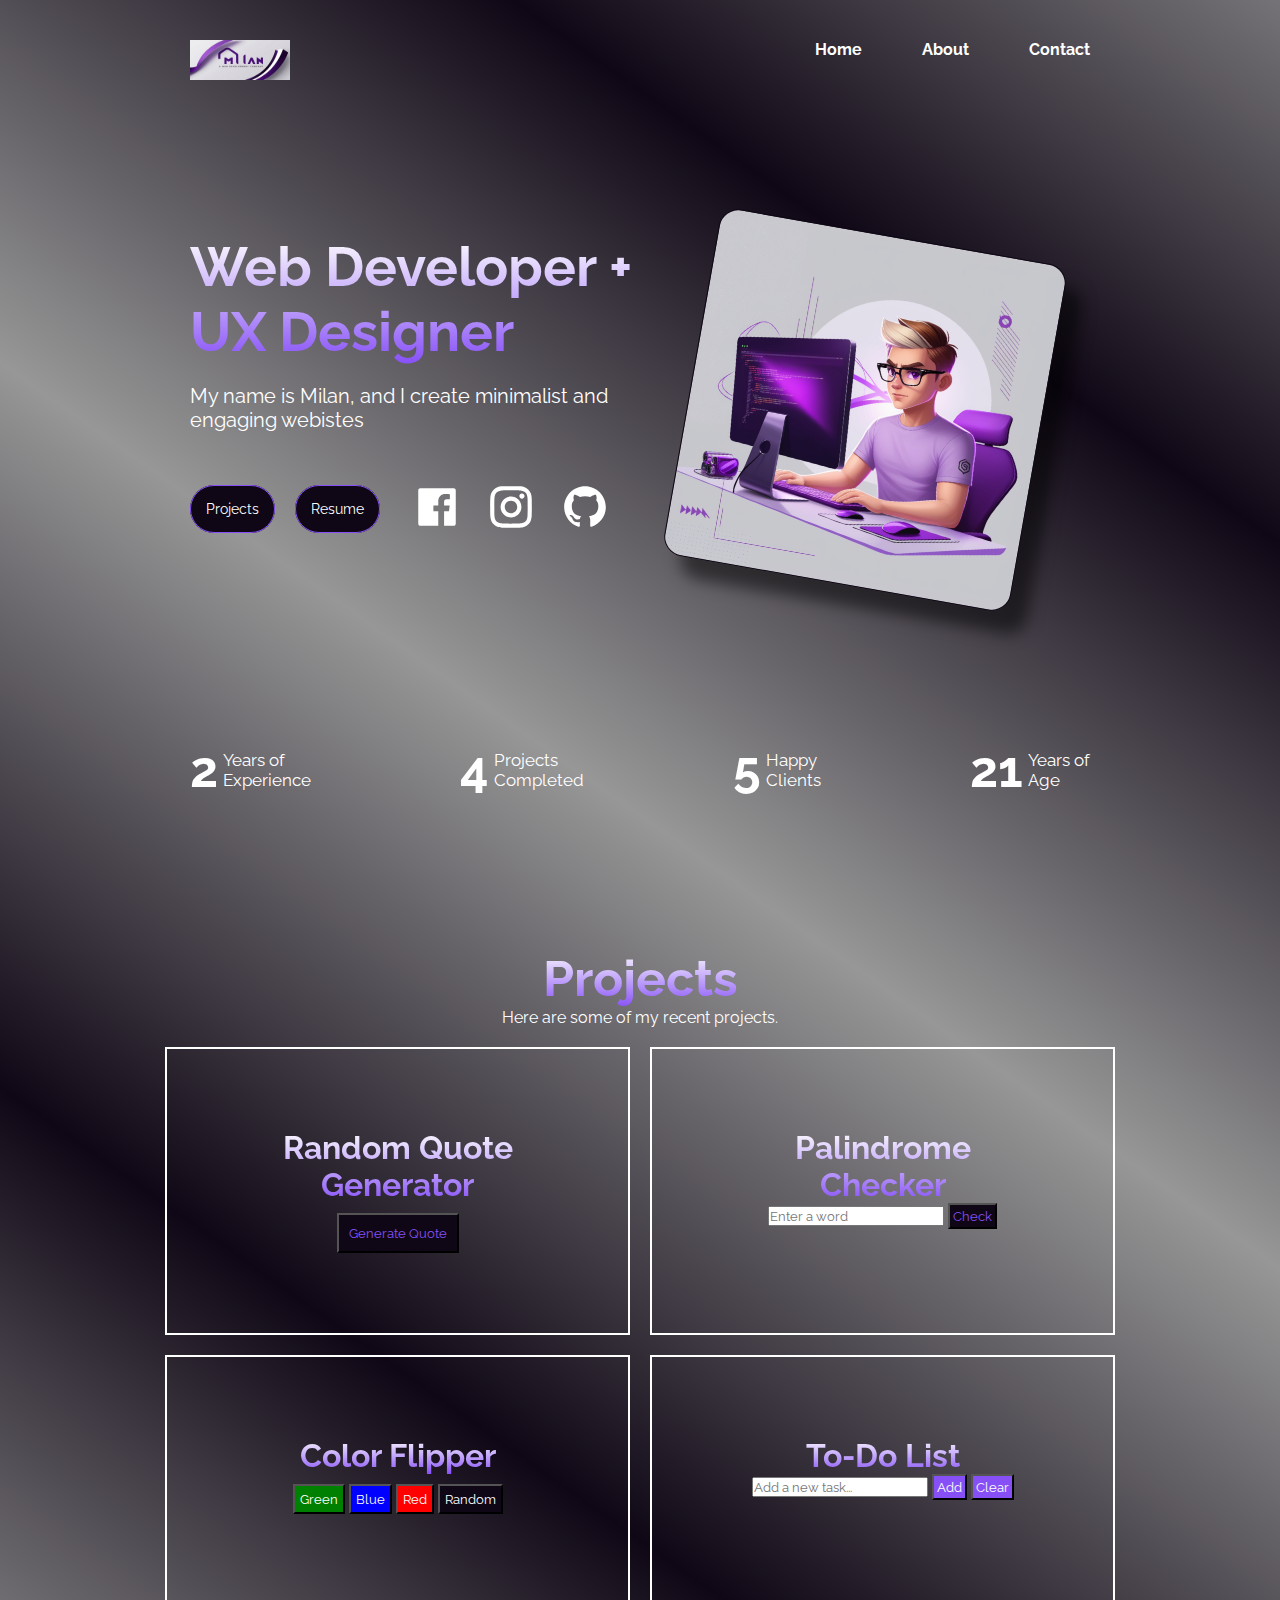
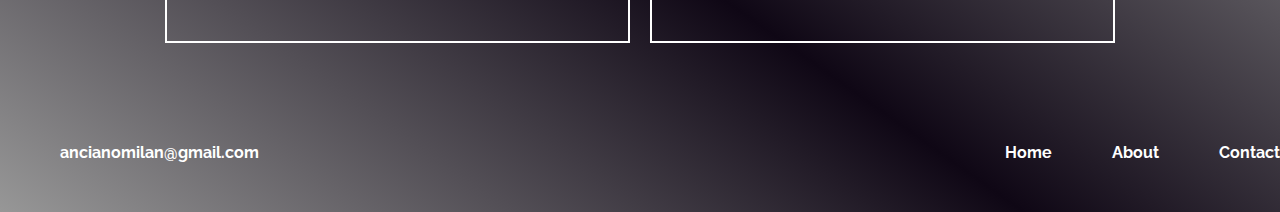
<file: index.html>
<!--https://picsum.photos/200-->

<!DOCTYPE html>
<html lang="en">
<head>
    <meta charset="UTF-8">
    <meta name="viewport" content="width=device-width, initial-scale=1.0">
    <title>Milan Anciano || Portfolio</title>
    <link rel="stylesheet" href="styles.css">
    
</head>
<body>
    <header>
        
        <div class="landingPage">
            <nav class="navbar">
                <div><a class="" href="mailto:ancianomilan@gmail.com"><img class="websiteLogo" src="images/websiteLogo.jpg" alt=""></a></div>
                <ul class="navbarMenu">
                    <li class="list"><a href="index.html" target="_self">Home</a></li>
                    <li class="list"><a href="aboutMe.html"  target="_self">About</a></li>
                    <li class="list"><a href="contactPage.html" target="_self">Contact</a></li>
                </ul>
            </nav>
            <div class="introduction">
                <div class="nameImage">
                    <div>
                        <h1 class="introduction-h1">Web Developer + UX Designer</h1>
                        <p class="introduction-P">My name is Milan, and I create minimalist and engaging webistes</p>
                        <div class="menuList">
                            <div class="menuButtons">
                                <div id="projectButton" class="links"><a href="" class="buttons">Projects</a></div>
                                <div id="resumeButton" class="links"><a href="" class="buttons">Resume</a></button></div>
                            </div>
                            <div class="socialMedia">
                                <a  href="https://www.facebook.com/milanemanuel.11" target="_blank"><svg class="socialMediaIcons" xmlns="http://www.w3.org/2000/svg" viewBox="0 0 24 24" fill="currentColor"><path d="M15.4024 21V14.0344H17.7347L18.0838 11.3265H15.4024V9.59765C15.4024 8.81364 15.62 8.27934 16.7443 8.27934L18.1783 8.27867V5.85676C17.9302 5.82382 17.0791 5.75006 16.0888 5.75006C14.0213 5.75006 12.606 7.01198 12.606 9.32952V11.3265H10.2677V14.0344H12.606V21H4C3.44772 21 3 20.5523 3 20V4C3 3.44772 3.44772 3 4 3H20C20.5523 3 21 3.44772 21 4V20C21 20.5523 20.5523 21 20 21H15.4024Z"></path></svg></a>
                                <a  href="https://www.instagram.com/_ancianomilan/" target="_blank"><svg class="socialMediaIcons" xmlns="http://www.w3.org/2000/svg" viewBox="0 0 24 24" fill="currentColor"><path d="M12.001 9C10.3436 9 9.00098 10.3431 9.00098 12C9.00098 13.6573 10.3441 15 12.001 15C13.6583 15 15.001 13.6569 15.001 12C15.001 10.3427 13.6579 9 12.001 9ZM12.001 7C14.7614 7 17.001 9.2371 17.001 12C17.001 14.7605 14.7639 17 12.001 17C9.24051 17 7.00098 14.7629 7.00098 12C7.00098 9.23953 9.23808 7 12.001 7ZM18.501 6.74915C18.501 7.43926 17.9402 7.99917 17.251 7.99917C16.5609 7.99917 16.001 7.4384 16.001 6.74915C16.001 6.0599 16.5617 5.5 17.251 5.5C17.9393 5.49913 18.501 6.0599 18.501 6.74915ZM12.001 4C9.5265 4 9.12318 4.00655 7.97227 4.0578C7.18815 4.09461 6.66253 4.20007 6.17416 4.38967C5.74016 4.55799 5.42709 4.75898 5.09352 5.09255C4.75867 5.4274 4.55804 5.73963 4.3904 6.17383C4.20036 6.66332 4.09493 7.18811 4.05878 7.97115C4.00703 9.0752 4.00098 9.46105 4.00098 12C4.00098 14.4745 4.00753 14.8778 4.05877 16.0286C4.0956 16.8124 4.2012 17.3388 4.39034 17.826C4.5591 18.2606 4.7605 18.5744 5.09246 18.9064C5.42863 19.2421 5.74179 19.4434 6.17187 19.6094C6.66619 19.8005 7.19148 19.9061 7.97212 19.9422C9.07618 19.9939 9.46203 20 12.001 20C14.4755 20 14.8788 19.9934 16.0296 19.9422C16.8117 19.9055 17.3385 19.7996 17.827 19.6106C18.2604 19.4423 18.5752 19.2402 18.9074 18.9085C19.2436 18.5718 19.4445 18.2594 19.6107 17.8283C19.8013 17.3358 19.9071 16.8098 19.9432 16.0289C19.9949 14.9248 20.001 14.5389 20.001 12C20.001 9.52552 19.9944 9.12221 19.9432 7.97137C19.9064 7.18906 19.8005 6.66149 19.6113 6.17318C19.4434 5.74038 19.2417 5.42635 18.9084 5.09255C18.573 4.75715 18.2616 4.55693 17.8271 4.38942C17.338 4.19954 16.8124 4.09396 16.0298 4.05781C14.9258 4.00605 14.5399 4 12.001 4ZM12.001 2C14.7176 2 15.0568 2.01 16.1235 2.06C17.1876 2.10917 17.9135 2.2775 18.551 2.525C19.2101 2.77917 19.7668 3.1225 20.3226 3.67833C20.8776 4.23417 21.221 4.7925 21.476 5.45C21.7226 6.08667 21.891 6.81333 21.941 7.8775C21.9885 8.94417 22.001 9.28333 22.001 12C22.001 14.7167 21.991 15.0558 21.941 16.1225C21.8918 17.1867 21.7226 17.9125 21.476 18.55C21.2218 19.2092 20.8776 19.7658 20.3226 20.3217C19.7668 20.8767 19.2076 21.22 18.551 21.475C17.9135 21.7217 17.1876 21.89 16.1235 21.94C15.0568 21.9875 14.7176 22 12.001 22C9.28431 22 8.94514 21.99 7.87848 21.94C6.81431 21.8908 6.08931 21.7217 5.45098 21.475C4.79264 21.2208 4.23514 20.8767 3.67931 20.3217C3.12348 19.7658 2.78098 19.2067 2.52598 18.55C2.27848 17.9125 2.11098 17.1867 2.06098 16.1225C2.01348 15.0558 2.00098 14.7167 2.00098 12C2.00098 9.28333 2.01098 8.94417 2.06098 7.8775C2.11014 6.8125 2.27848 6.0875 2.52598 5.45C2.78014 4.79167 3.12348 4.23417 3.67931 3.67833C4.23514 3.1225 4.79348 2.78 5.45098 2.525C6.08848 2.2775 6.81348 2.11 7.87848 2.06C8.94514 2.0125 9.28431 2 12.001 2Z"></path></svg></a>
                                <a  href="https://github.com/ancianoMilan" target="_blank"><svg class="socialMediaIcons" xmlns="http://www.w3.org/2000/svg" viewBox="0 0 24 24" fill="currentColor"><path d="M12.001 2C6.47598 2 2.00098 6.475 2.00098 12C2.00098 16.425 4.86348 20.1625 8.83848 21.4875C9.33848 21.575 9.52598 21.275 9.52598 21.0125C9.52598 20.775 9.51348 19.9875 9.51348 19.15C7.00098 19.6125 6.35098 18.5375 6.15098 17.975C6.03848 17.6875 5.55098 16.8 5.12598 16.5625C4.77598 16.375 4.27598 15.9125 5.11348 15.9C5.90098 15.8875 6.46348 16.625 6.65098 16.925C7.55098 18.4375 8.98848 18.0125 9.56348 17.75C9.65098 17.1 9.91348 16.6625 10.201 16.4125C7.97598 16.1625 5.65098 15.3 5.65098 11.475C5.65098 10.3875 6.03848 9.4875 6.67598 8.7875C6.57598 8.5375 6.22598 7.5125 6.77598 6.1375C6.77598 6.1375 7.61348 5.875 9.52598 7.1625C10.326 6.9375 11.176 6.825 12.026 6.825C12.876 6.825 13.726 6.9375 14.526 7.1625C16.4385 5.8625 17.276 6.1375 17.276 6.1375C17.826 7.5125 17.476 8.5375 17.376 8.7875C18.0135 9.4875 18.401 10.375 18.401 11.475C18.401 15.3125 16.0635 16.1625 13.8385 16.4125C14.201 16.725 14.5135 17.325 14.5135 18.2625C14.5135 19.6 14.501 20.675 14.501 21.0125C14.501 21.275 14.6885 21.5875 15.1885 21.4875C19.259 20.1133 21.9999 16.2963 22.001 12C22.001 6.475 17.526 2 12.001 2Z"></path></svg></a>
                                
                            </div>
                       </div>
                    </div>
                    <div class="myImage">
                        <img id="myImage" src="images/myImage2.jpg" alt="">
                    </div>
                </div>
            </div>
    
            <div class="funFactArea">
                <div class="yearsOfExperience">
                    <p class="years fontSize-30">2</p>   
                    <div class="yearsOfExpDiv">
                        <p class="yearsOf">Years of</p>
                        <p class="experience">Experience</p>
                    </div>
                </div>
                <div class="cupsOfCoffee ">
                    <p class="numberOfCoffee fontSize-30">4</p>
                    <div class="cupsOfCoffeeDiv">
                        <p class="cupsOf">Projects</p>
                        <p class="coffePerDay">Completed</p>
                    </div>
                </div>
                <div class="gambling ">
                    <p class="gamblingMoney fontSize-30">5</p>
                    <div class="gamblingDiv">
                        <p class="lossFrom">Happy </p>
                        <p class="gamblingEveryday">Clients</p>
                    </div>
                </div>
                <div class="age">
                    <p class="ageNum fontSize-30">21</p>
                    <div class="ageDiv">
                        <p>Years of</p>
                        <p>Age</p>
                    </div>
                </div>
            </div>
        </div>
    </header>
    
    <section class="projectSection">
        <div class="">

            <div class="projectTitle">
                <h2>Projects</h2>
                <p>Here are some of my recent projects.</p>
            </div>

            <div class="grid-container">

                <div class="project project-1 ">
                    <h1>Random Quote Generator</h1>
                    <p id="quote"></p>
                    <p id="person"></p>
                    <button id="button">Generate Quote</button> 
                </div>

                <div class="project project-2">
                    <h1 class="h1">Palindrome Checker</h1>
                    <input id="input" type="text" placeholder="Enter a word">
                    <button id="checkButton" onclick="check()">Check</button>
                </div>

                <div class="project project-3">
                    <h1>Color Flipper</h1>
                    <button id="green" class="colorFlipperBtn" onclick="setColor('green')">Green</button>
                    <button id="blue" class="colorFlipperBtn" onclick="setColor('blue')">Blue</button>
                    <button id="red" class="colorFlipperBtn" onclick="setColor('red')">Red</button>
                    <button id="random" class="colorFlipperBtn" onclick="randomColor()">Random</button>
                </div>

                <div class="project project-4 ">
                    <h1>To-Do List</h1>
                    <div class="input-container">
                        <input type="text" id="todo-input" placeholder="Add a new task...">
                        <button id="add-todo">Add</button>
                        <button id="clear-todo">Clear</button>
                    </div>
                    <ul id="todo-list"></ul>
                </div>

            </div>
            
        </div>
    </section>

    <footer class="footer">
        <div>
            <nav class="navbar">
                <div><a class="list" href="mailto:ancianomilan@gmail.com">ancianomilan@gmail.com</a></div>
                <ul class="navbarMenu">
                    <li class="list"><a href="index.html" target="_self">Home</a></li>
                    <li class="list"><a href="aboutMe.html"  target="_self">About</a></li>
                    <li class="list"><a href="contactPage.html" target="_self">Contact</a></li>
                </ul>
            </nav>
        </div>
    </footer>
   
    
















    <script src="https://code.jquery.com/jquery-3.6.0.min.js">
    </script>
    <script src="https://ajax.googleapis.com/ajax/libs/jquery/3.7.1/jquery.min.js"></script>
    <script src="index.js"></script>
    <script src="https://cdn.jsdelivr.net/npm/bootstrap@5.3.3/dist/js/bootstrap.bundle.min.js" integrity="sha384-YvpcrYf0tY3lHB60NNkmXc5s9fDVZLESaAA55NDzOxhy9GkcIdslK1eN7N6jIeHz" crossorigin="anonymous"></script>
</body>
</html>
</file>
<file: styles.css>
@import url('https://fonts.googleapis.com/css2?family=Raleway:ital,wght@0,100..900;1,100..900&family=Roboto:ital,wght@0,100;0,300;0,400;0,500;0,700;0,900;1,100;1,300;1,400;1,500;1,700;1,900&display=swap');
* {
    font-family: "Raleway";
    color: white;
    text-decoration: none;
    list-style-type: none;
    padding: 0px;
    margin: 0px;
    
}
a{
    text-decoration: none !important;
    color: white !important;
}
body {
    margin: 0;
    background: linear-gradient(to bottom left,#0f0715,rgb(151, 151, 151), #0f0715,rgb(151, 151, 151),#0f0715, rgb(151, 151, 151) );
    background-size: 200% 100%; 
    animation: scrollGradient 20s linear infinite;
    height: 100%; 
}

/* Keyframes for continuous scrolling */
@keyframes scrollGradient {
    0% {
        background-position: 0% 0%;
    }
    100% {
        background-position: 100% 0%;
    }
}
.span{
    color: #8750f7;
}
h1{
    background: linear-gradient(white, #8750f7 );
    -webkit-background-clip: text;
    -webkit-text-fill-color: transparent;
}
h2{
    background: linear-gradient(white, #8750f7);
    -webkit-background-clip: text;
    -webkit-text-fill-color: transparent;
    font-size: 50px;
}
.websiteLogo{
    height: 40px;
    width: 100px;
}

/*Landing Page*/
.landingPage{
    max-width: 1300px;
    margin: auto;
}
/*Landing Page*/

/*Navigation Bar*/
.navbar{
    display: flex;
    justify-content: space-between;
    margin-top: 40px;
}
.navbarMenu a:hover{
    color: #8750f7;
    font-size: 15px;
}
.navbarMenu{
    display: flex;   
}
.list{
    margin-left: 60px;
    font-weight: bolder;
}
/*Navigation Bar*/

/*Introduction*/
.introduction{
    margin-top: 150px;
}
.nameImage{
    display: grid;
    grid-template-columns: 1fr 1fr;
}
.myImage{
    text-align: center;
    
}
#myImage{
    width: 400px;
    transform: rotateZ(10deg);
    border: 1px solid #0f0715;
    border-radius: 20px;
    box-shadow: 20px 20px 15px rgba(0, 0, 0, 0.5);
}
#myImage:hover{
    transform: rotateZ(0deg);
}
.introduction-h1{
    font-size: 80px;
    font-weight: bolder;
}
.introduction-P{
    padding-top: 20px;
    font-size: 20px;
    max-width: 500px;
}
.menuList{
    margin-top: 50px;
    display: flex;
    justify-content: space-between;
}
.menuButtons{
    display: flex;
}
.buttons{
   padding: 15px;
   background-color: #0f0715 ;
   border: 1px solid #8750f7;
   border-radius: 40px;
   font-size: 18px;
   color: #8750f7;
}
.links{
    margin-top: 17px;
}
#resumeButton{
    margin-left: 20px;
}
.buttons a{
    color: #8750f7;
}
.buttons:hover{
    background-color: #8750f7 ;
    color: white;
}
.socialMediaIcons{
    margin-left: 20px;
    width: 50px;
}
.socialMedia{
    margin-right: 100px;
}
.socialMediaIcons:hover{
    opacity: .6;
}
/*Introduction*/

/*Fun Fact Area*/
.funFactArea{
    max-width: 1300px;
    display: flex;
    justify-content: space-between;
    font-size: 50px;
    margin-top: 150px;
}
.yearsOfExperience{
    display: flex;
}
.yearsOf{
    font-size: 17px;
}
.experience{
    font-size: 17px;
}
.yearsOfExpDiv{
    margin-top: 10px;
    margin-left: 5px;
}
.cupsOfCoffee{
    display: flex;
}
.cupsOfCoffeeDiv{
    font-size: 17px;
    margin-top: 10px;
    margin-left: 5px;
}
.gambling{
    display: flex;
}
.gamblingDiv{
    font-size: 17px;
    margin-top: 10px ;
    margin-left: 5px;
}
.age{
    display: flex;
}
.ageDiv{
    font-size: 17px;
    margin-top: 10px ;
    margin-left: 5px;
}
.fontSize-30{
    font-weight: bolder;
}
/*Fun Fact Area*/

/*Project Section*/
.projectSection{
    max-width: 1300px;
    margin: auto;
    margin-top: 150px;
}
.project-1{
    border: 2px solid white;
    padding: 80px;
}
#person{
    color: #0f0715;
    margin-top: 10px;
}
#quote{
    margin-top: 5px;
}
#button{
    background-color: #0f0715 ;
    color: #8750f7;
    padding: 10px;
}
.project-2{
    border: 2px solid white;
    padding: 80px;
}
#input{
    color: black;
}
#checkButton{
    background-color: #0f0715 ;
    color: #8750f7;
    padding: 3px;
}
.project-3{
    border: 2px solid white;
    padding: 80px;
}
.colorFlipperBtn{
    padding: 5px;
    margin-top: 10px;
}

#green{
    background-color: green;
}
#blue{
    background-color: blue;
}
#red{
    background-color: red;
}
#random{
    background-color: #0f0715;
}

.project-4 {
    border: 2px solid white;
    padding: 80px;
}
#add-todo{
    background-color: #8750f7;
    padding: 3px;
}
#clear-todo{
    background-color: #8750f7;
    padding: 3px;
}
#todo-input{
    color: black;
}
.todoButton{
    background-color: #0f0715;
    color: #8750f7;
    margin-left: 20px;
}
.doneButton{
    background-color: #0f0715;
    color: #8750f7;
    margin-left: 10px;
}

.liTodo{
    margin-top: 10px;
    
}
.projectTitle{
    text-align: center;
}
.grid-container{
    display: grid;
    grid-template-columns: 1fr 1fr;
    grid-template-rows: 1fr 1fr;
    text-align: center;
    gap: 20px;
    margin-top: 20px;
}
.project img{
    border-radius: 20px;
    margin-top: 50px;
}

/*Project Section*/

/*Footer Section*/
.footer{
    
    max-width: 1300px;
    margin: auto;
    margin-top: 100px;
    margin-bottom: 50px;
}
/*Footer Section*/


@media(max-width: 1350px ){

    /*Landing Page*/
    .landingPage{
        max-width: 900px;
        margin: auto;
    }
    /*Landing Page*/

    /*Navigation Bar*/
    .navbar{
        display: flex;
        justify-content: space-between;
        margin-top: 40px;
    }
    .navbarMenu a:hover{
        color: #8750f7;
        font-size: 15px;
    }
    .navbarMenu{
        display: flex;   
    }
    .list{
        margin-left: 60px;
        font-weight: bolder;
    }
    /*Navigation Bar*/

    /*Introduction*/
    .introduction{
        margin-top: 150px;
    }
    .nameImage{
        display: grid;
        grid-template-columns: 1fr 1fr;
    }
    .myImage{
        text-align: center;
        
    }
    #myImage{
        width: 350px;
        transform: rotateZ(10deg);
        border: 1px solid #0f0715;
        border-radius: 20px;
        box-shadow: 20px 20px 15px rgba(0, 0, 0, 0.5);
    }
    #myImage:hover{
        transform: rotateZ(0deg);
    }
    .introduction-h1{
        font-size: 55px;
        font-weight: bolder;
    }
    .introduction-P{
        padding-top: 20px;
        font-size: 20px;
        max-width: 500px;
    }
    .menuList{
        margin-top: 50px;
        display: flex;
        justify-content: space-between;
    }
    .menuButtons{
        display: flex;
    }
    .buttons{
    padding: 15px;
    background-color: #0f0715 ;
    border: 1px solid #8750f7;
    border-radius: 40px;
    font-size: 14px;
    color: #8750f7;
    }
    .links{
        margin-top: 17px;
    }
    #resumeButton{
        margin-left: 20px;
    }
    .buttons a{
        color: #8750f7;
    }
    .buttons:hover{
        background-color: #8750f7 ;
        color: white;
    }
    .socialMediaIcons{
        margin-left: 20px;
        width: 50px;
    }
    .socialMedia{
        margin-right: 30px;
    }
    .socialMediaIcons:hover{
        opacity: .6;
    }
    /*Introduction*/

    /*Fun Fact Area*/
    .funFactArea{
        max-width: 1300px;
        display: flex;
        justify-content: space-between;
        font-size: 50px;
        margin-top: 150px;
    }
    .yearsOfExperience{
        display: flex;
    }
    .yearsOf{
        font-size: 17px;
    }
    .experience{
        font-size: 17px;
    }
    .yearsOfExpDiv{
        margin-top: 10px;
        margin-left: 5px;
    }
    .cupsOfCoffee{
        display: flex;
    }
    .cupsOfCoffeeDiv{
        font-size: 17px;
        margin-top: 10px;
        margin-left: 5px;
    }
    .gambling{
        display: flex;
    }
    .gamblingDiv{
        font-size: 17px;
        margin-top: 10px ;
        margin-left: 5px;
    }
    .age{
        display: flex;
    }
    .ageDiv{
        font-size: 17px;
        margin-top: 10px ;
        margin-left: 5px;
    }
    .fontSize-30{
        font-weight: bolder;
    }
    /*Fun Fact Area*/

    /*Project Section*/
    .projectSection{
        max-width: 950px;
        margin: auto;
        margin-top: 150px;
    }
    .projectTitle{
        text-align: center;
    }
    .grid-container{
        display: grid;
        grid-template-columns: 1fr 1fr;
        grid-template-rows: 1fr 1fr;
        text-align: center;
    }
    .project img{
        border-radius: 20px;
        margin-top: 50px;
    }

    /*Project Section*/

    /*Footer Section*/
    .footer{
        
        max-width: 1300px;
        margin: auto;
        margin-top: 100px;
        margin-bottom: 50px;
    }
    /*Footer Section*/
}








@media(max-width: 950px ){
    /*Landing Page*/
    .landingPage{
        max-width: 700px;
        margin: auto;
    }
    /*Landing Page*/

    /*Navigation Bar*/
    .navbar{
        display: flex;
        justify-content: space-between;
        margin-top: 30px;
    }
    .navbarMenu a:hover{
        color: #8750f7;
        font-size: 16px;
    }
    .navbarMenu{
        display: flex;   
    }
    .list{
        margin-left: 60px;
        font-weight: bolder;
    }
    /*Navigation Bar*/

    /*Introduction*/
    .introduction{
        margin-top: 90px;
    }
    .nameImage{
        display: grid;
        grid-template-columns: 1fr 1fr;
    }
    .myImage{
        text-align: center;
        
    }
    #myImage{
        width: 250px;
        transform: rotateZ(10deg);
        border: 1px solid #0f0715;
        border-radius: 20px;
        box-shadow: 20px 20px 15px rgba(0, 0, 0, 0.5);
    }
    #myImage:hover{
        transform: rotateZ(0deg);
    }
    .introduction-h1{
        font-size: 40px;
        font-weight: bolder;
    }
    .introduction-P{
        padding-top: 10px;
        font-size: 17px;
        max-width: 500px;
    }
    .menuList{
        margin-top: 30px;
    }
    .buttons{
    padding: 12px;
    background-color: #0f0715 ;
    border: 1px solid #8750f7;
    border-radius: 40px;
    font-size: 14px;
    color: #8750f7;
    }
    .links{
        margin-top: 17px;
    }
    #resumeButton{
        margin-left: 20px;
    }
    .buttons a{
        color: #8750f7;
    }
    .buttons:hover{
        background-color: #8750f7 ;
        color: white;
    }
    .socialMediaIcons{
        margin-left: 20px;
        margin-top: 10px;
        width: 33px;
    }
    .socialMedia{
        margin-right: 0px;
    }
    .socialMediaIcons:hover{
        opacity: .6;
    }
    /*Introduction*/

    /*Fun Fact Area*/
    .funFactArea{
        max-width: 1300px;
        display: flex;
        justify-content: space-between;
        font-size: 50px;
        margin-top: 70px;
    }
    .yearsOfExperience{
        display: flex;
    }
    .yearsOf{
        font-size: 17px;
    }
    .experience{
        font-size: 17px;
    }
    .yearsOfExpDiv{
        margin-top: 10px;
        margin-left: 5px;
    }
    .cupsOfCoffee{
        display: flex;
    }
    .cupsOfCoffeeDiv{
        font-size: 17px;
        margin-top: 10px;
        margin-left: 5px;
    }
    .gambling{
        display: flex;
    }
    .gamblingDiv{
        font-size: 17px;
        margin-top: 10px ;
        margin-left: 5px;
    }
    .age{
        display: flex;
    }
    .ageDiv{
        font-size: 17px;
        margin-top: 10px ;
        margin-left: 5px;
    }
    .fontSize-30{
        font-weight: bolder;
    }
    /*Fun Fact Area*/

    /*Project Section*/
    .projectSection{
        max-width: 700px;
        margin: auto;
        margin-top: 150px;
    }
    .projectTitle{
        text-align: center;
    }
    .grid-container{
        display: grid;
        grid-template-columns: 1fr 1fr;
        grid-template-rows: 1fr 1fr;
        text-align: center;
    }
    .project img{
        border-radius: 20px;
        margin-top: 50px;
    }

    /*Project Section*/

    /*Footer Section*/
    .footer{
        
        max-width: 1300px;
        margin: auto;
        margin-top: 100px;
        margin-bottom: 50px;
    }
    /*Footer Section*/
}


@media(max-width: 710px ){
    /*Landing Page*/
    .landingPage{
        max-width: 500px;
        margin: auto;
    }
    /*Landing Page*/

    /*Navigation Bar*/
    .navbar{
        display: none;
        justify-content: space-between;
        margin-top: 30px;
    }
    
    /*Navigation Bar*/

    /*Introduction*/
    .introduction{
        margin-top: 90px;
        
    }
    .nameImage{
        display: block;
        grid-template-columns: 1fr 1fr;
    }
    .myImage{
        display: none;
        
    }
    
    .introduction-h1{
        font-size: 60px;
        font-weight: bolder;
    }
    .introduction-P{
        padding-top: 10px;
        font-size: 17px;
        max-width: 500px;
    }
    .menuList{
        margin-top: 30px;
    }
    .buttons{
    padding: 12px;
    background-color: #0f0715 ;
    border: 1px solid #8750f7;
    border-radius: 40px;
    font-size: 14px;
    color: #8750f7;
    }
    .links{
        margin-top: 17px;
    }
    #resumeButton{
        margin-left: 20px;
    }
    .buttons a{
        color: #8750f7;
    }
    .buttons:hover{
        background-color: #8750f7 ;
        color: white;
    }
    .socialMediaIcons{
        margin-left: 20px;
        margin-top: 10px;
        width: 33px;
    }
    .socialMedia{
        margin-right: 0px;
    }
    .socialMediaIcons:hover{
        opacity: .6;
    }
    /*Introduction*/

    /*Fun Fact Area*/
    .funFactArea{
        display: none;
    }
    /*Fun Fact Area*/


    /*Project Section*/
    .projectSection{
        max-width: 500px;
        margin: auto;
        margin-top: 100px;
    }
    .projectTitle{
        text-align: center;
    }
    .grid-container{
        display: grid;
        grid-template-columns: 1fr;
        grid-template-rows: 1fr;
    }

    /*Project Section*/

    /*Footer Section*/
    .footer{
        
        max-width: 1300px;
        margin: auto;
        margin-top: 100px;
        margin-bottom: 50px;
    }
    /*Footer Section*/
}




@media(max-width: 520px ){
    /*Landing Page*/
    .landingPage{
        max-width: 300px;
        margin: auto;
    }
    /*Landing Page*/

    /*Navigation Bar*/
    .navbar{
        display: none;
        justify-content: space-between;
        margin-top: 30px;
    }
    
    /*Navigation Bar*/

    /*Introduction*/
    .introduction{
        margin-top: 90px;
        
    }
    .nameImage{
        display: block;
        grid-template-columns: 1fr 1fr;
    }
    .myImage{
        display: none;
        
    }
    
    .introduction-h1{
        font-size: 40px;
        font-weight: bolder;
    }
    .introduction-P{
        padding-top: 10px;
        font-size: 17px;
        max-width: 500px;
    }
    .menuList{
        margin-top: 30px;
    }
    .buttons{
    padding: 10px;
    background-color: #0f0715 ;
    border: 1px solid #8750f7;
    border-radius: 40px;
    font-size: 14px;
    color: #8750f7;
    }
    .links{
        margin-top: 15px;
    }
    #resumeButton{
        margin-left: 10px;
    }
    .buttons a{
        color: #8750f7;
    }
    .buttons:hover{
        background-color: #8750f7 ;
        color: white;
    }
    .socialMediaIcons{
        margin-left: 10px;
        
        width: 30px;
    }
    .socialMedia{
        margin-right: 0px;
    }
    .socialMediaIcons:hover{
        opacity: .6;
    }
    /*Introduction*/

    /*Fun Fact Area*/
    .funFactArea{
        display: none;
    }
    /*Fun Fact Area*/


    /*Project Section*/
    .projectSection{
        max-width: 300px;
        margin: auto;
        margin-top: 100px;
    }
    .projectTitle{
        text-align: center;
    }
    .grid-container{
        display: grid;
        grid-template-columns: 1fr;
        grid-template-rows: 1fr;
    }
    .project-3 button{
        width: 100px;
    }
    .toDoButtons{
        margin-top: 10px;
        width: 100px;
    }
    .todoButton{
        width: 100px;
        margin-right: 20px;
        margin-top: 10px;
    }   
    
    /*Project Section*/

    /*Footer Section*/
    .footer{
        
        max-width: 1300px;
        margin: auto;
        margin-top: 100px;
        margin-bottom: 50px;
    }
    /*Footer Section*/
}
</file>
